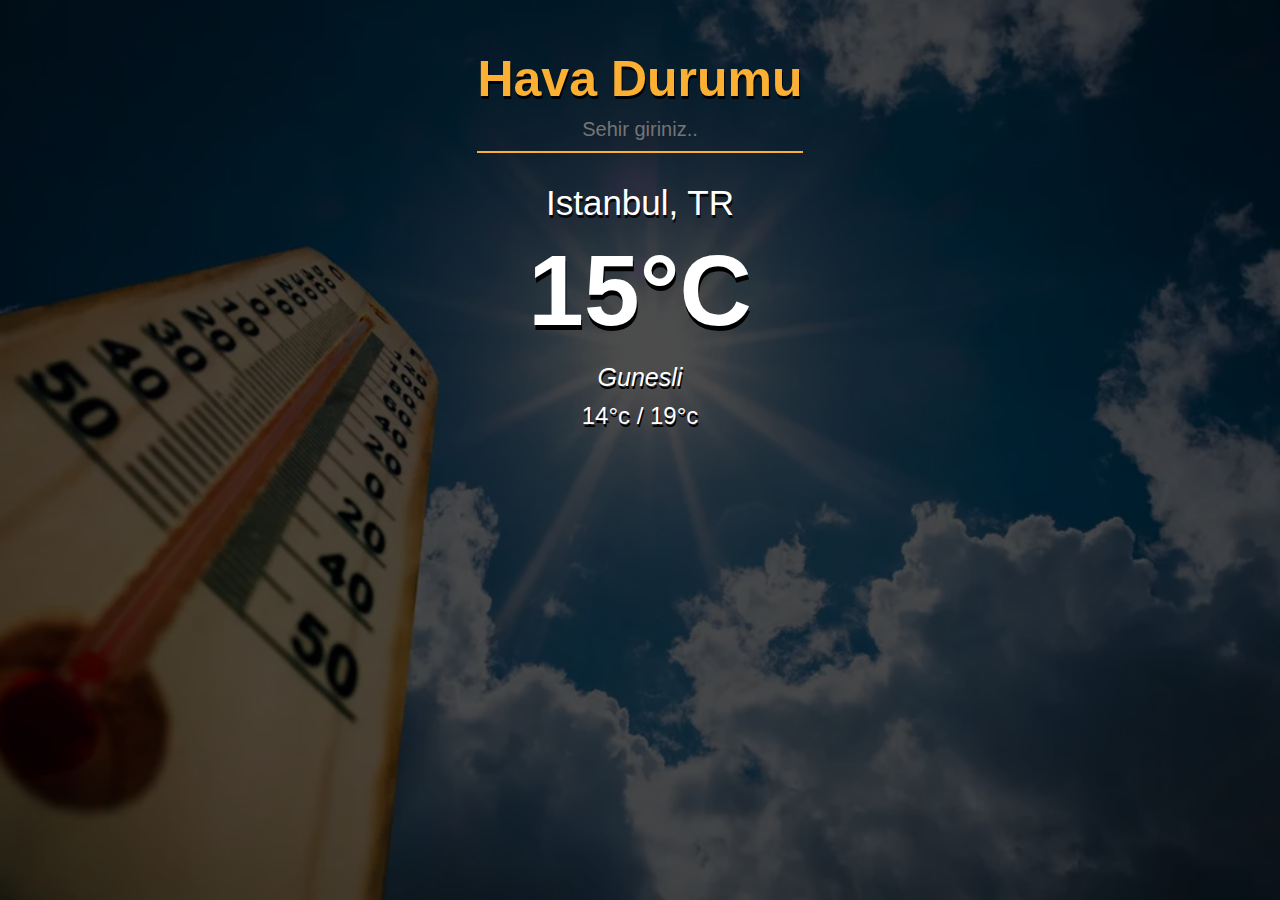
<file: Hava Durumu/index.html>
<!DOCTYPE html>
<html lang="en">
<head>
    <meta charset="UTF-8">
    <meta name="viewport" content="width=device-width, initial-scale=1.0">
    <meta http-equiv="X-UA-Compatible" content="ie=edge">

    <title>Hava Durumu</title>
    <link rel="stylesheet" href="style.css">
</head>
<body>
    <div class="app">
    <div class="header">
    <h1>Hava Durumu</h1>
    <input type="text" id="searchBar" placeholder="Sehir giriniz..">
    </div>
    <div class="content">
    <div class="city">Istanbul, TR</div>
    <div class="temp">15°C</div>
    <div class="desc">Gunesli</div>
    <div class="minmax">14°c / 19°c <div>

    <div>
    <script src="script.js"></script>
    
</body>
</html>
</file>
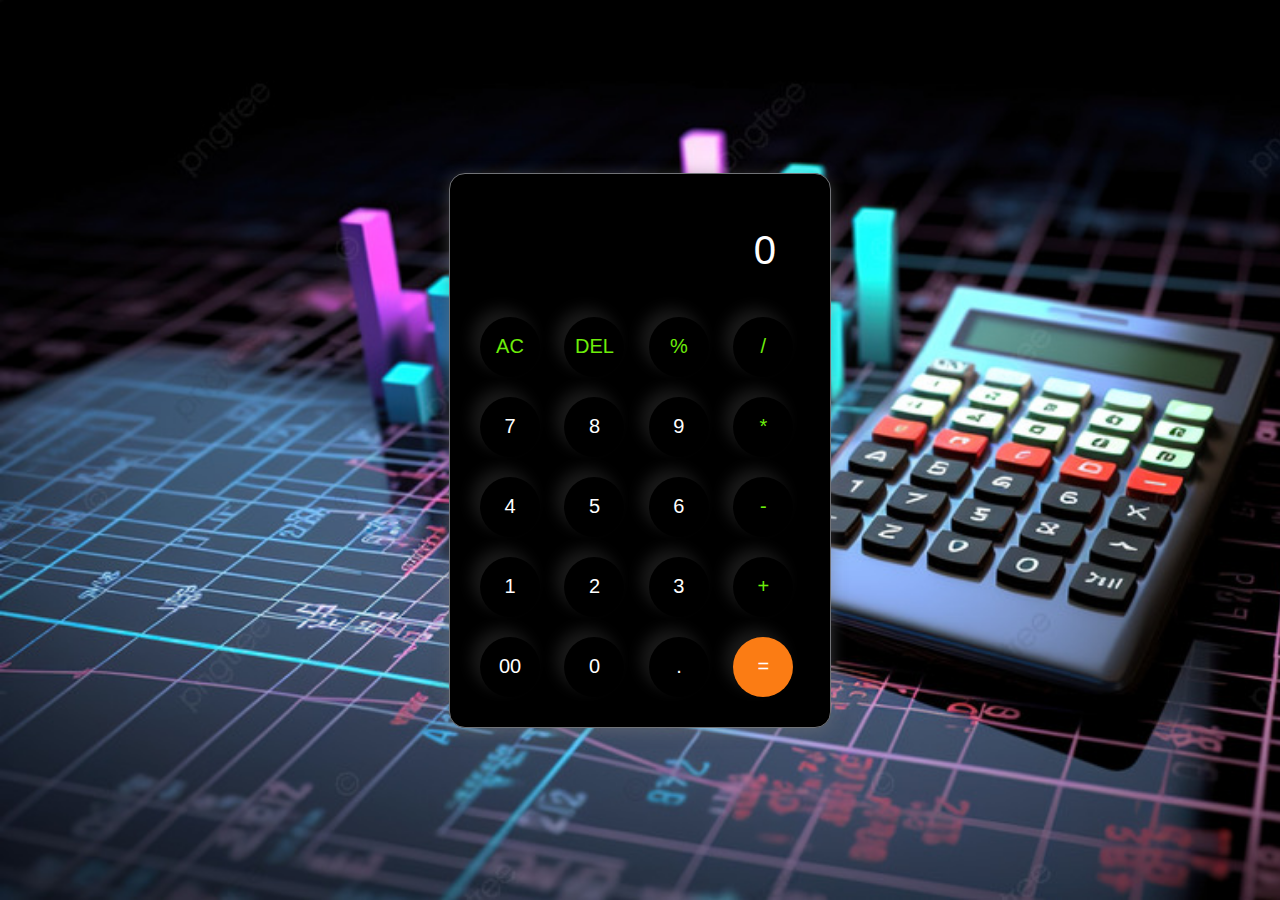
<file: Hesap Makinası /index.html>
<!DOCTYPE html>
<html lang="en">
  <head>
    <meta charset="UTF-8" />
    <meta http-equiv="X-UA-Compatible" content="IE=edge" />
    <meta name="viewport" content="width=device-width, initial-scale=1.0" />
    <link rel="stylesheet" href="style.css" />
    <title>Calculator-Hesap Makınası</title>
  </head>
  <body>
    <div class="container">
      <div class="calculator">
        <input type="text" id="inputBox" placeholder="0" />
        <div>
          <button class="button operator">AC</button>
          <button class="button operator">DEL</button>
          <button class="button operator">%</button>
          <button class="button operator">/</button>
        </div>
        <div>
          <button class="button">7</button>
          <button class="button">8</button>
          <button class="button">9</button>
          <button class="button operator">*</button>
        </div>
        <div>
          <button class="button">4</button>
          <button class="button">5</button>
          <button class="button">6</button>
          <button class="button operator">-</button>
        </div>
        <div>
          <button class="button">1</button>
          <button class="button">2</button>
          <button class="button">3</button>
          <button class="button operator">+</button>
        </div>

        <div>
          <button class="button">00</button>
          <button class="button">0</button>
          <button class="button">.</button>
          <button class="button equalBtn">=</button>
        </div>
      </div>
    </div>

    <script src="script.js"></script>
  </body>
</html>
</file>
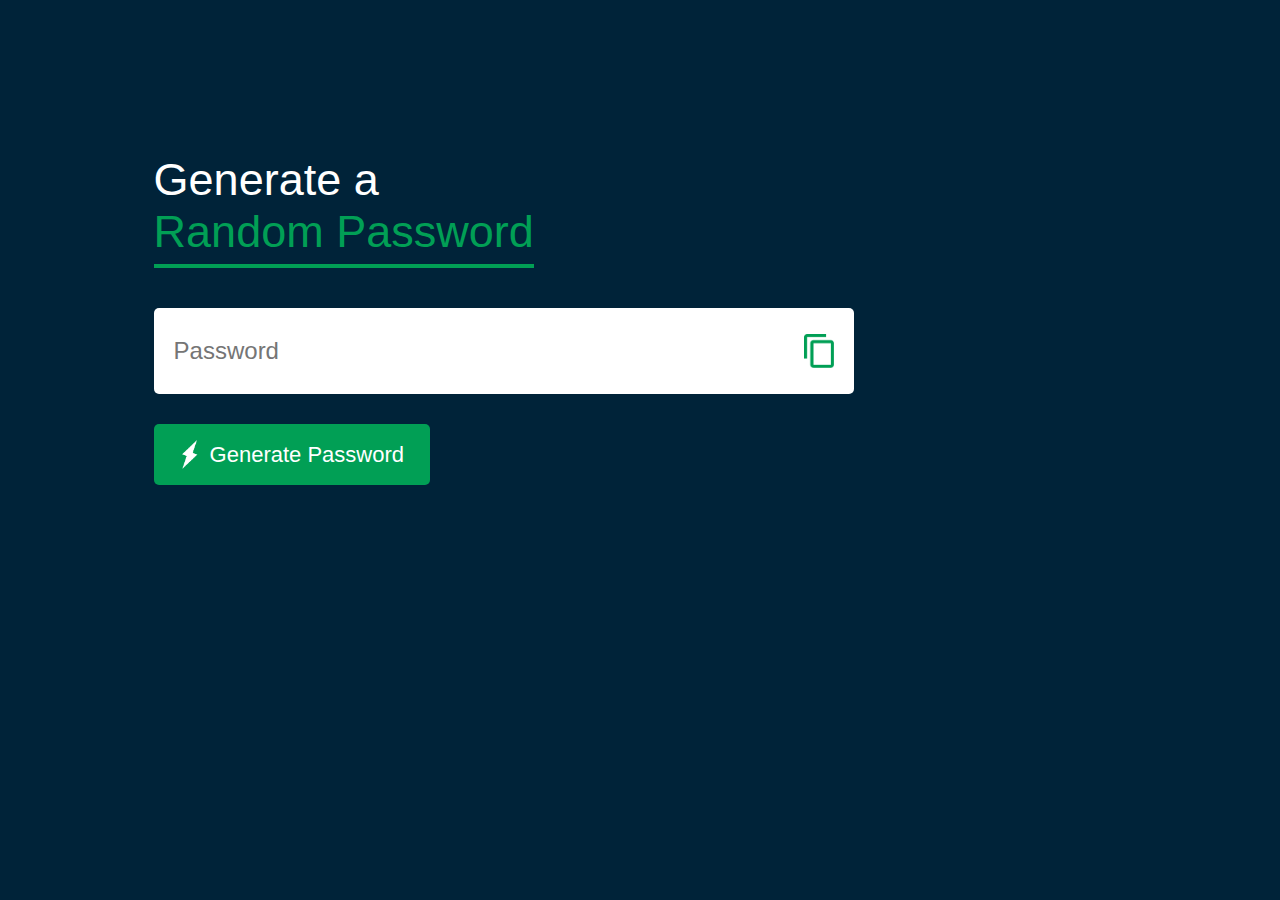
<file: Pasword Generator/index.html>
<!DOCTYPE html>
<html lang="en">
<head>
    <meta charset="UTF-8">
    <meta name="viewport" content="width=device-width, initial-scale=1.0">
    <title>Random Password Generator</title>
    <link rel="stylesheet" href="style.css">
</head>
<body>
    <div class="container">
        <h1>Generate a <br><span>Random Password</span></h1>
        <div class="display">
            <input type="text" id="password" placeholder="Password">
            <img src="images/copy.png" onclick="copyPassword()">
        </div>
        <button onclick="createPassword()"><img src="images/generate.png">Generate Password</button>
    </div>
    <script>
        const passwordBox = document.getElementById("password");
        const length = 12;

        const upperCase = "ABCÇDEFGĞHIİJKLMNOÖPRSŞTUÜVYZ";
        const lowerCase = "abcçdefgğhıijklmnoöprsştuüvyz";
        const number = "0123456789";
        const symbol = "@#$%?*()-+.";

        const allChars = upperCase + lowerCase + number + symbol;

        function createPassword(){
            let password = "";
            password += upperCase[Math.floor(Math.random() * upperCase.length)];
            password += lowerCase[Math.floor(Math.random() * lowerCase.length)];
            password += number[Math.floor(Math.random() * number.length)];
            password += symbol[Math.floor(Math.random() * symbol.length)];

            while(length > password.length){
                password += allChars[Math.floor(Math.random() * allChars.length)];
            }
            passwordBox.value = password;
        }

        function copyPassword(){
            passwordBox.select();
            document.execCommand("copy");
        }
    </script>
</body>
</html>
</file>
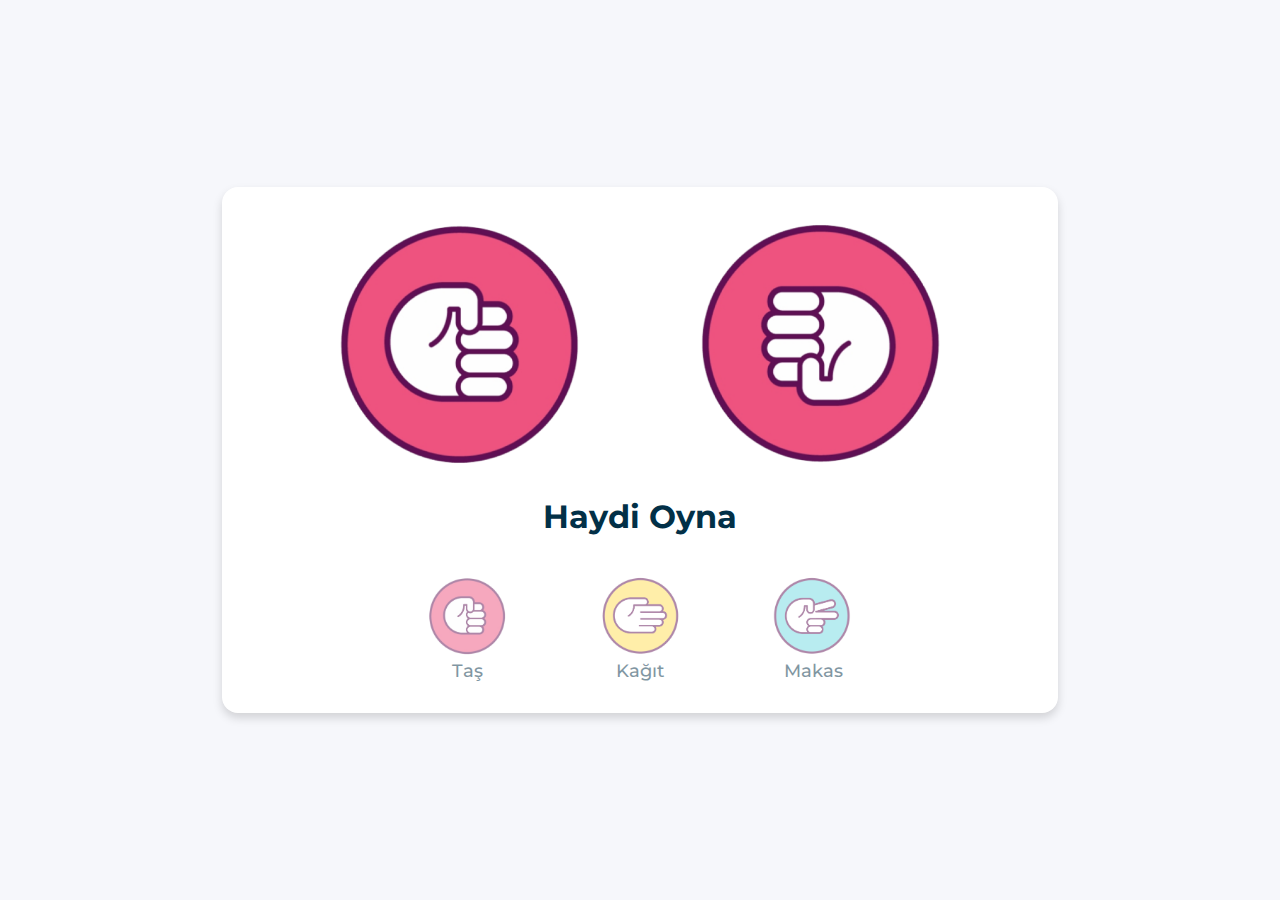
<file: Taş Kağıt Makas/index.html>
<!DOCTYPE html>
<html lang="en">
<head>
    <meta charset="UTF-8">
    <meta name="viewport" content="width=device-width, initial-scale=1.0">
    <link href="https://fonts.googleapis.com/css2?family=Montserrat:wght@100;200;300;400;500;600;700&display=swap" rel="stylesheet">
    <link rel="stylesheet" href="style.css">
    <title>Document</title>
</head>
<body>
    <section class="container">
        <div class="result-field">
            <div class="result-images">
                <span class="user-images">
                    <img src="img/rock.png" alt="">
                </span>
                <span class="cpu-images">
                    <img src="img/rock.png" alt="">
                </span>
            </div>

            <div class="result">Haydi Oyna</div>
        </div>

        <div class="option-images">
            <span class="option-image">
                <img src="img/rock.png" alt="">
                <p>Taş</p>
            </span>
            <span class="option-image">
                <img src="img/paper.png" alt="">
                <p>Kağıt</p>
            </span>
            <span class="option-image">
                <img src="img/scissors.png" alt="">
                <p>Makas</p>
            </span>
        </div>
    </section>

    <script src="script.js"></script>
</body>
</html>
</file>
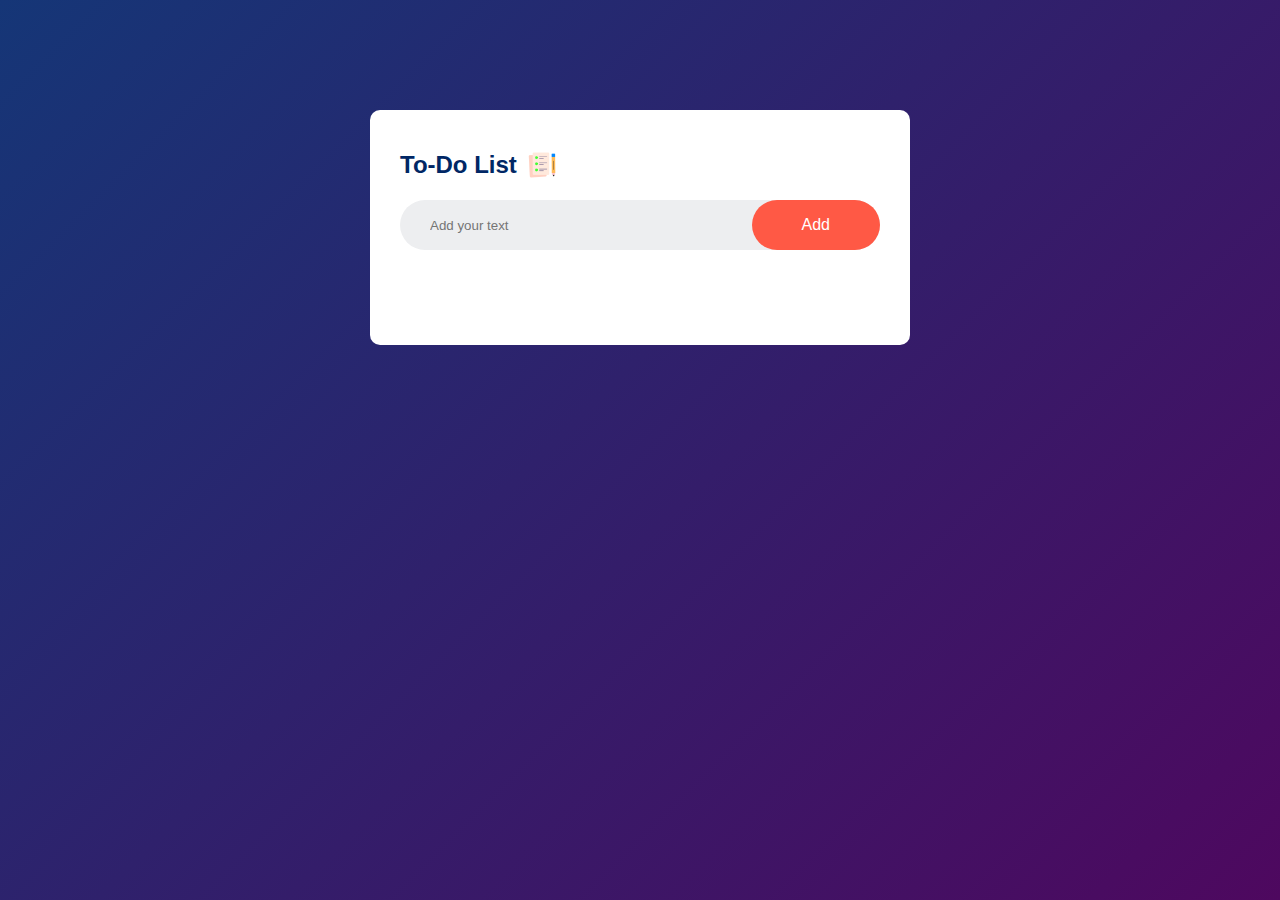
<file: ToDo ListUygulaması/index.html>
<!DOCTYPE html>
<html lang="en">
<head>
    <meta charset="UTF-8">
    <meta name="viewport" content="width=device-width, initial-scale=1.0">
    <title>To-Do List App- Easy Tutorials</title>
    <link rel="stylesheet" href="style.css">
</head>
<body>
    <div class="container">
        <div class="todo-app">
            <h2>To-Do List<img src="images/icon.png"></h2>
            <div class="row">
                <input type="text" id="input-box" placeholder="Add your text">
                <button onclick="addTask()">Add</button>
            </div>
            <ul id="list-container">
                <!-- <li class="checked">Task 1</li>
                <li>Task 2</li>
            <li>Task 3</li>
        -->

        </div>
    </div>
    <script src="script.js"></script>
</body>
</html>
</file>
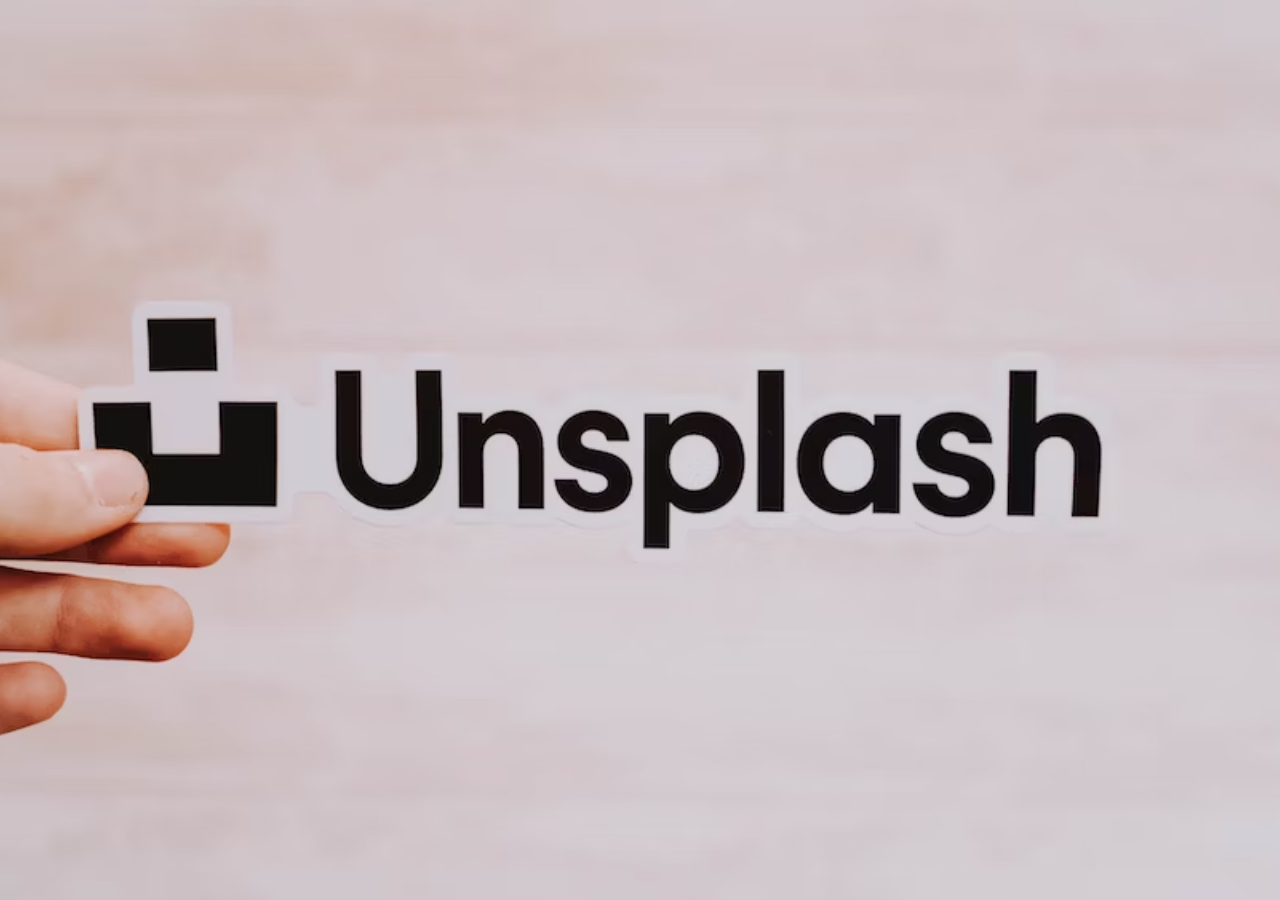
<file: Unsspllash/index.html>
<!DOCTYPE html>
<html lang="en">
<head>
    <meta charset="UTF-8">
    <meta name="viewport" content="width=device-width, initial-scale=1.0">
    <link rel="stylesheet" href="https://cdnjs.cloudflare.com/ajax/libs/font-awesome/6.4.2/css/all.min.css">
    <link rel="stylesheet" href="style.css">
    <title>unsplash<title>
</head>
<body>
    <main>
        <header>
          <div class="container">
            <div id="header">
              <h2><i class="fas fa-camera" style="color: blue;"></i> Unsplash API
              </h2>
              <div id="search_box">
                <input id="input" type="text" placeholder="Search..."><i id="search" class="fas fa-search"></i>
              </div>
            </div>
          </div>
        </header>
        
        <section>
          <div class="container">
            <div id="result"></div>
          </div>
        </section>
    </main>

    <script src="script.js"></script>
</body>
</html>
</file>
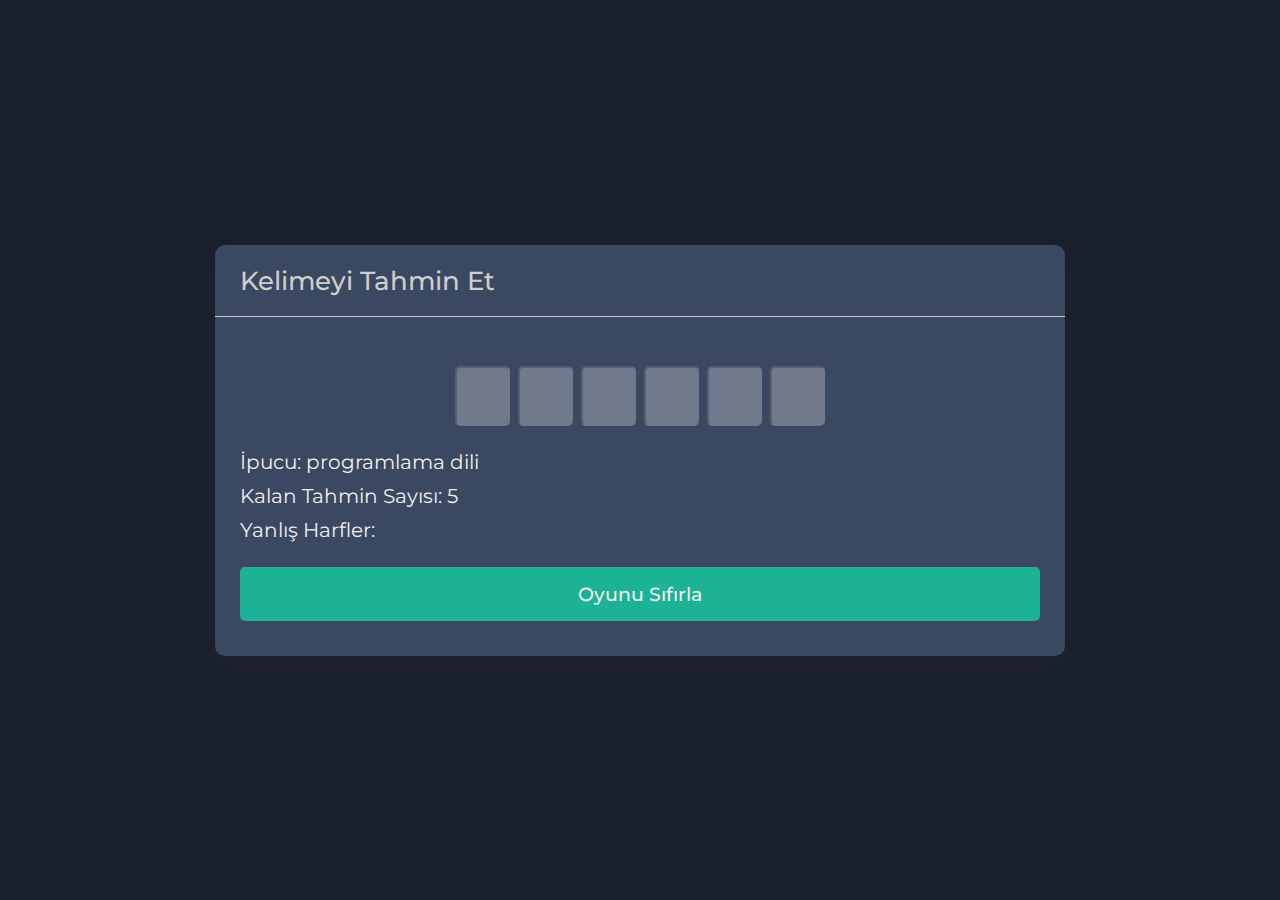
<file: Kelime Tahmin Oyunu /Kelime-Tahmin/index.html>
<!DOCTYPE html>
<html lang="en">
<head>
    <meta charset="UTF-8">
    <meta name="viewport" content="width=device-width, initial-scale=1.0">
    <link href="https://fonts.googleapis.com/css2?family=Montserrat:wght@100;200;300;400;500;600;700&display=swap" rel="stylesheet">
    <link rel="stylesheet" href="style.css">
    <title>Document</title>
</head>
<body>
    <div class="container">
      <h1>Kelimeyi Tahmin Et</h1>
      <div class="content">
        <input type="text" class="answer-input" maxlength="1">

        <div class="inputs">
        </div>

        <div class="details">
          <p class="hint">İpucu: <span></span></p>
          <p class="guess-left">Kalan Tahmin Sayısı: <span></span></p>
          <p class="wrong-letter">Yanlış Harfler: <span></span></p>
        </div>

        <button class="reset-btn">Oyunu Sıfırla</button>
      </div>
    </div>

    <script src="js/words.js"></script>
    <script src="js/script.js"></script>
</body>
</html>
</file>
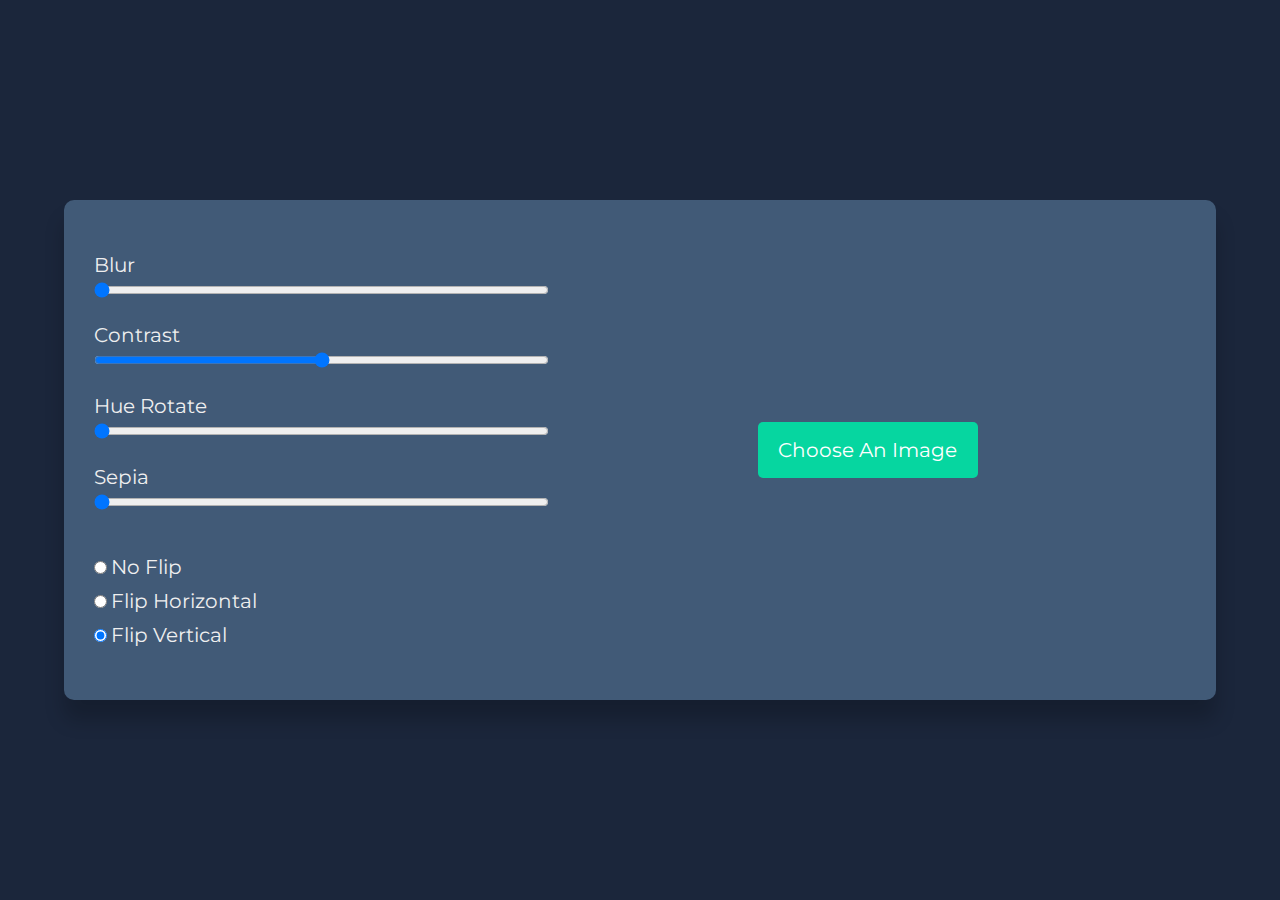
<file: Resim-Editörü/image-editor/index.html>
<!DOCTYPE html>
<html lang="en">
<head>
    <meta charset="UTF-8">
    <meta name="viewport" content="width=device-width, initial-scale=1.0">
    <link href="https://fonts.googleapis.com/css2?family=Montserrat:wght@100;200;300;400;500;600;700&display=swap" rel="stylesheet">
    <link rel="stylesheet" href="style.css">
    <title>Document</title>
</head>
<body>
    <div class="container">
        <div class="editor">
            <div class="filter">
                <label for="blur">Blur</label>
                <input type="range" min="0" max="5" value="0" step="0.1" id="blur">
            </div>
            <div class="filter">
                <label for="contrast">Contrast</label>
                <input type="range" min="0" max="200" value="100" id="contrast">
            </div>
            <div class="filter">
                <label for="hue-rotate">Hue Rotate</label>
                <input type="range" min="0" max="200" value="0" id="hue-rotate">
            </div>
            <div class="filter">
                <label for="sepia">Sepia</label>
                <input type="range" min="0" max="200" value="0" id="sepia">
            </div>

            <div class="flip-buttons">
                <div class="flip-option">
                    <input type="radio" name="flip" id="no-flip" checked>
                    <label for="no-flip">No Flip</label>
                </div>
                <div class="flip-option">
                    <input type="radio" name="flip" id="flip-x" checked>
                    <label for="flip-x">Flip Horizontal</label>
                </div>
                <div class="flip-option">
                    <input type="radio" name="flip" id="flip-y" checked>
                    <label for="flip-y">Flip Vertical</label>
                </div>
            </div>
        </div>
        <div class="result">
            <figure class="image-container">
                <img id="chosen-image" src="img/1.png">
            </figure>
            <input type="file" id="upload-button" accept="Image/*">
            <label for="upload-button">Choose An Image</label>
        </div>
    </div>

    <script src="script.js"></script>
</body>
</html>
</file>
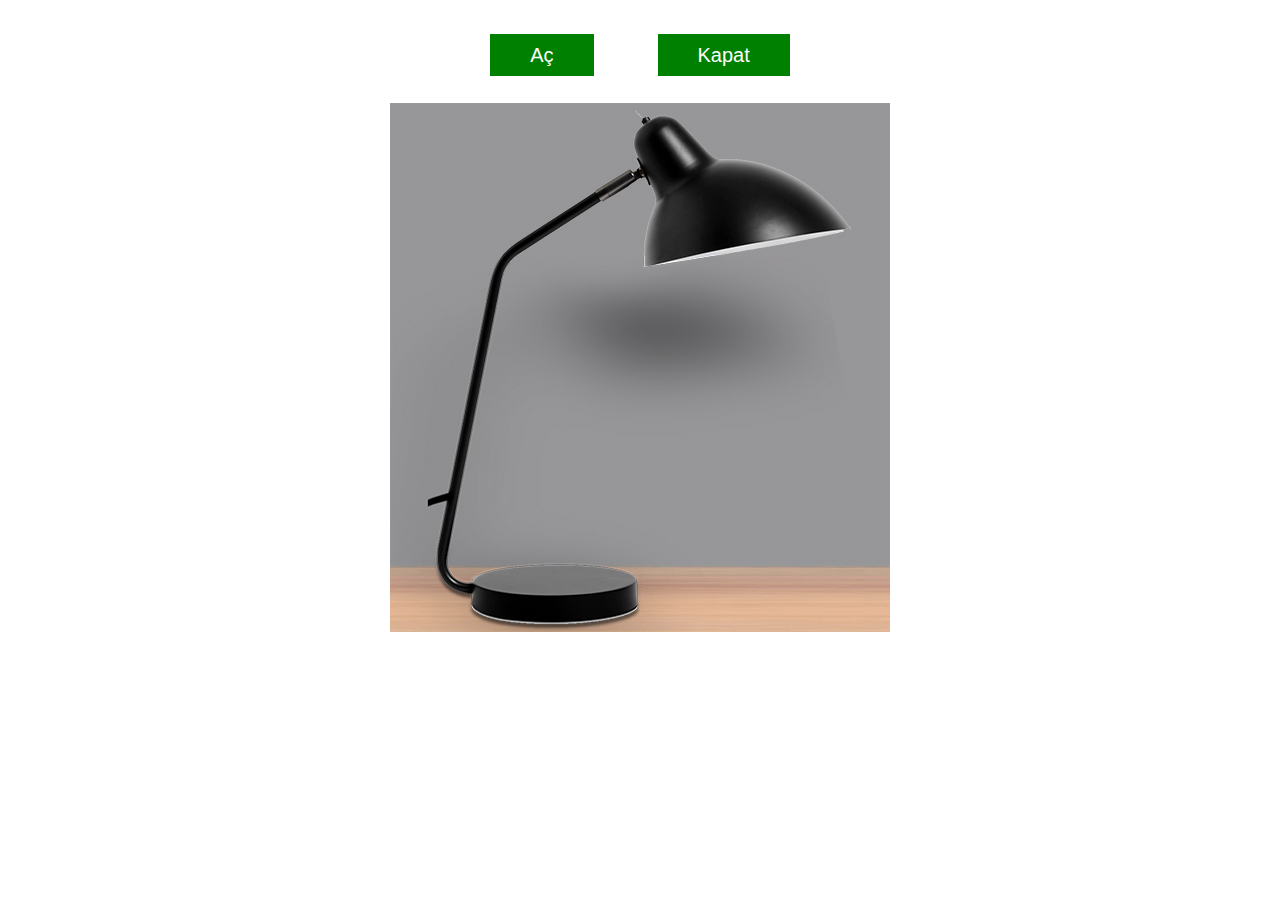
<file: lamba aç kapa/lamba.html>
<!DOCTYPE html>
<html lang="en">
<head>
    <meta charset="UTF-8">
    <meta name="viewport" content="width=device-width, initial-scale=1.0">
    <title>Lamba Aç / Kapat</title>
</head>
<body>
    <Style>
        a{
        background-color: green; color: #fff; 
        text-decoration: none;
        font-family: Arial;
        font-size: 20px;
        padding:10px 40px;
        margin: 30px;

        }
    </Style>
    
     <head>
     </body>

     <center>
             <br> <br>
             <a href="#" onclick="document.getElementById('Lamba').src='lamba_acik.jpg' ">Aç</a>
             <a href="#" onclick="document.getElementById('Lamba').src='lamba_kapali.jpg' ">Kapat</a>
             

    
            <br> <br> <br>

        <img id="Lamba" src="lamba_kapali.jpg">

     </center>
    
    </body>
    </html>

    
    
    

    

    </body>
    </html>
</file>
<file: Hava Durumu/style.css>
*{margin: 0; padding: 0; box-sizing: border-box;
    body{
        font-family: 'montserrat',sans-serif;
        color: #fff;
        background-image: url('1024xauto.webp');
        background-position: center;
        background-repeat: no-repeat;
        background-size: cover;
        height: 100vh;
    }
    .app{
        display: flex;
        flex-direction: column;
        align-items: center;
        text-align: center;
        background: rgba(0,0,0,.7);
        height: 100vh;
    }
}
.header{ padding: 50px 20px 30px 20px;}
.header h1{
    font-size: 50px;
    color: #fbb034;
    text-shadow: 1px 3px rgb(0,0,0,.9);
}

.header input{
    width: 100%;
    padding: 10px;
    background: transparent;
    border: 0;
    outline: 0;
    border-bottom: 2px solid #fbb034;
    text-align: center;
    font-size: 20px;
    color: #f2f2f2;
}
.city{
    font-size: 35px;
    font-weight: 500;
    margin-bottom: 10px;
    text-shadow: 1px 3px rgb(0,0,0,.8);
}
.temp{
    font-size: 100px;
    font-weight: 700;
    margin-bottom: 15px;
    text-shadow: 1px 5px rgba(0,0,0,1);
}

.desc{
    font-size: 25px;
    font-style: italic;
    text-shadow: 1px 3px rgb(0,0,0,1);
    margin-bottom: 10px;
}

.minmax{
    font-size: 24px;
    text-shadow: 1px 3px rgb(0,0,0,1);
}
</file>
<file: Hesap Makinası /style.css>
*{
    margin: 0;
    padding: 0;
    box-sizing: border-box;
    font-family: 'Poppins', sans-serif;
}

body{
    width: 100%;
    height: 100vh;
    display: flex;
    justify-content: center;
    align-items: center;
    background-image: url(Arka\ plan.jpg);
    -webkit-background-size: cover;
              -moz-background-size: cover;
              -o-background-size: cover;
              background-size: cover;
}

.calculator{
    border: 1px solid #717377;
    padding: 20px;
    border-radius: 16px;
    background:black;
    box-shadow: 0px 3px 15px rgba(113, 115, 119, 0.5);

}

input{
    width: 320px;
    border: none;
    padding: 24px;
    margin: 10px;
    background: transparent;
    box-shadow: 0px 3px 15px rgbs(84, 84, 84, 0.1);
    font-size: 40px;
    text-align: right;
    cursor: pointer;
    color: #ffffff;
}

input::placeholder{
    color: #ffffff;
}

button{
    border: none;
    width: 60px;
    height: 60px;
    margin: 10px;
    border-radius: 50%;
    background: transparent;
    color: #ffffff;
    font-size: 20px;
    box-shadow: -8px -8px 15px rgba(255, 255, 255, 0.1);
    cursor: pointer;
}

.equalBtn{
    background-color: #fb7c14;
}

.operator{
    color: #6dee0a;
}
</file>
<file: Pasword Generator/style.css>
*{
    margin: 0;
    padding: 0;
    font-family: 'Poppins',sans-serif;
    box-sizing: border-box;

}

body{
    background: #002339;
    color: #fff;
}

.container{
    margin: 12%;
    width: 90%;
    max-width: 700px;
}

.display{
    width: 100%;
    margin-top: 50px;
    margin-bottom: 30px;
    background: #fff;
    color: #333;
    display: flex;
    align-items: center;
    justify-content: space-between;
    padding: 26px 20px;
    border-radius: 5px;
}
.container h1{
    font-weight: 500;
    font-size: 45px;
}
.container h1 span{
    color: #019f55;
    border-bottom: 4px solid #019f55;
    padding-bottom: 7px;

}
.display img{
    width: 30px;
    color: pointer;
}
.display input{
    border: 0;
    outline: 0;
    font-size: 24px;

}
.container button img{
    width: 20px;
    margin-right: 10px;
}
.container button{
    border: 0;
    outline: 0;
    background: #019f55;
    color: #fff;
    font-size: 22px;
    font-weight: 300;
    display: flex;
    align-items: center;
    justify-content: center;
    padding: 16px 26px;
    border-radius: 5px;
    cursor: pointer;
    

}
</file>
<file: Taş Kağıt Makas/style.css>
*{
    margin: 0;
    padding: 0;
    box-sizing: border-box;
    font-family: 'Montserrat';
}

body{
    height: 100vh;
    display: flex;
    justify-content: center;
    align-items: center;
    background: #f6f7fb;
}

.container{
    background: #fff;
    padding: 2rem 7rem;
    border-radius: 1rem;
    -webkit-border-radius: 1rem;
    -moz-border-radius: 1rem;
    -ms-border-radius: 1rem;
    -o-border-radius: 1rem;
    box-shadow: 0 5px 10px rgba(0,0,0,0.15);
}

.result-images{
    display: flex;
    column-gap: 7rem;
}


.container.start .user-images{
    animation: userShake 0.5s ease infinite;
    -webkit-animation: userShake 0.5s ease infinite;
}

@keyframes userShake {
    50%{
        transform: translateY(10px);
        -webkit-transform: translateY(10px);
        -moz-transform: translateY(10px);
        -ms-transform: translateY(10px);
        -o-transform: translateY(10px);
    }
}

.container.start .cpu-images{
    animation: cpuShake 0.5s ease infinite;
    -webkit-animation: cpuShake 0.5s ease infinite;
}

@keyframes cpuShake {
    50%{
        transform: translateY(10px);
        -webkit-transform: translateY(10px);
        -moz-transform: translateY(10px);
        -ms-transform: translateY(10px);
        -o-transform: translateY(10px);
    }
}


.result-images img{
    width: 250px;
}

.cpu-images img{
    transform: rotate(-180deg);
    -webkit-transform: rotate(-180deg);
    -moz-transform: rotate(-180deg);
    -ms-transform: rotate(-180deg);
    -o-transform: rotate(-180deg);
}

.result{
    text-align: center;
    font-size: 2rem;
    margin-top: 1.5rem;
    font-weight: 700;
    color: #023047;
}

.option-images{
    display: flex;
    align-items: center;
    justify-content: space-evenly;
    margin-top: 2.5rem;
}

.option-image{
    width: 80px;
    opacity: 0.5;
    transition: opacity 0.3s ease;
    -webkit-transition: opacity 0.3s ease;
    -moz-transition: opacity 0.3s ease;
    -ms-transition: opacity 0.3s ease;
    -o-transition: opacity 0.3s ease;
    cursor: pointer;
}

.option-image img{
    pointer-events: none;
    width: 80px;
}

.option-image:hover{
    opacity: 1;
}

.option-image.active{
    opacity: 1;
}

.option-image p{
    text-align: center;
    font-size: 1.1rem;
    color: #023047;
    font-weight: 500;
}
</file>
<file: ToDo ListUygulaması/style.css>
*{
margin: 0;
padding: 0;
font-family: 'Poppins', sans-serif;
box-sizing: border-box;
}
.container{
    width: 100%;
    min-height: 100vh;
    background: linear-gradient(135deg, #153677, #4e085f);
    padding: 10px;
}
.todo-app{
    width: 100%;
    max-width: 540px;
    background: #fff;
    margin: 100px auto 20px;
    padding: 40px 30px 70px;
    border-radius: 10px;
}
.todo-app h2{
    color: #002765;
    display: flex;
    align-items: center;
    margin-bottom: 20px;
}
.todo-app h2 img{
    width: 30px;
    margin-left: 10px;
}
.row{
    display: flex;
    align-items: center;
    justify-content: space-between;
    background: #edeef0;
    border-radius: 30px;
    padding-left: 20px;
    margin-bottom: 25px;
}
input{
    flex: 1;
    border: none;
    outline: none;
    background: transparent;
    padding: 10px;
    font-weight: 14px;
}
button{
    border: none;
    outline: none;
    padding: 16px 50px;
    background: #ff5945;
    color: #fff;
    font-size: 16px;
    cursor: pointer;
    border-radius: 40px;
}
ul li{
    list-style: none;
    font-size: 17px;
    padding: 12px 8px 12px 50px;
    user-select: none;
    cursor: pointer;
    position: relative;
    }
    ul li::before{
        content: '';
        position: absolute;
        height: 20px;
        width: 20px;
        border-radius: 50%;
        background-image: url(images/unchecked.png);
        background-size: cover;
        background-position: center;
        top: 12px;
        left: 8px;
    }
    ul li.checked{
        color: #555;
        text-decoration: line-through;
}
ul li.checked::before{
    background-image: url(images/checked.png);
}
ul li span{
    position: absolute;
    right: 0;
    top: 5px;
    width: 40px;
    height: 40px;
    font-size: 22px;
    color: #555;
    line-height: 40px;
    text-align: center;
    border-radius: 50px;
}
ul li span:hover{
    background: #edeef0;
}
</file>
<file: Unsspllash/style.css>
*{
    margin: 0;
    padding: 0;
  }
  
  body{
    background: url(photo.avif)
    top center / cover no-repeat;
  display: flex;
  justify-content: center;
  align-items: center;
  flex-direction: column;
  font-family: "Poppins", sans-serif;
  overflow: hidden;
  height: 100vh;

  }
  
  .container{
    width: 1280px;
    margin: auto;
  }
  
  header{border-bottom: 5px solid blue;}
  
  #header{
    display: flex;
    justify-content: space-between;
    align-items: center;
    flex-wrap: wrap;
    min-height: 70px;
    padding: 0 20px;
  }
  
  #header h2{font-size: 2rem;}
  
  #search_box{
    position: relative;
    width: 350px;
  }
  
  #search_box input{
    box-sizing: border-box;
    width: 100%;
    font-size: 1rem;
    padding: 8px;
    border-radius: 25px;
    outline: none;
  
    -webkit-transition: all 0.30s ease-in-out;
    -moz-transition: all 0.30s ease-in-out;
    -ms-transition: all 0.30s ease-in-out;
    -o-transition: all 0.30s ease-in-out;
    transition: all 0.30s ease-in-out;
    border: 1px solid #DDDDDD;
  }
   
  input:focus{
    box-shadow: 0 0 5px blue;
    border: 1px solid blue;
  }
  
  #search_box i{
    color: black;
    position: absolute;
    cursor: pointer;
    top: 25%;
    right: 4%;
    transition: 1s;
  }
  
  #search_box i:hover{color: blue;}
  
  #result{
    width: 100%;
    display: flex;
    flex-wrap: wrap;
    justify-content: space-evenly;
    align-items: flex-start;
  }
  
  .img{
    width: 380px;
    height: 214px;
    margin-top: 15px;
    background-position: center;
    background-size: cover;
    border-radius: 2px;
    cursor: pointer;
  }
  
  @media(max-width:1280px){
   .container{width: 100%;}
  }
  
  @media(max-width:768px){
    #main{width: 95%;}
  
    .img{width: 100%;}
  
    #header{
      margin: 10px 0;
      padding: 20px;
      gap: 10px;
      justify-content: center;
    }
  
    #header h2{padding: 5px 0;}
  }
  
@media(max-width:480px){
    #header h2{
      text-align: center;
      font-size: 1.5rem;
    }
  
    #search_box{
      width: 80%;
      margin: auto;
    }
  
    #search_box input{font-size: .7rem;}
}
</file>
<file: Kelime Tahmin Oyunu /Kelime-Tahmin/style.css>
*{
    margin: 0;
    padding:0 ;
    box-sizing: border-box;
    font-family: 'Montserrat',sans-serif;
}

body{
    display: flex;
    justify-content: center;
    align-items: center;
    min-height: 100vh;
    padding: 0 10px;
    background: #1a202c;
}

.container{
    width: 850px;
    background: #3b4862;
    border-radius: 10px;
    -webkit-border-radius: 10px;
    -moz-border-radius: 10px;
    -ms-border-radius: 10px;
    -o-border-radius: 10px;
    box-shadow: 0 10px 25px rgba(65, 65, 65, 0.1);
}

.container h1{
    font-size: 1.6rem;
    font-weight: 500;
    padding: 20px 25px;
    border-bottom: 1px solid #cecece;
    color: #cecece;
}

.container .content{
    margin: 25px 25px 35px;
}

.content .answer-input{
    opacity: 0;
}

.content .inputs{
    display: flex;
    flex-wrap: wrap;
    justify-content: center;
}

.inputs input{
    height: 60px;
    width: 55px;
    margin: 4px;
    font-size: 1.25rem;
    font-weight: 500;
    color: #ffffff;
    text-align: center;
    border-radius: 5px;
    -webkit-border-radius: 5px;
    -moz-border-radius: 5px;
    -ms-border-radius: 5px;
    -o-border-radius: 5px;
    text-transform: uppercase;
}
.content .details{
    margin: 20px 0 25px;
}

.details p{
    font-size: 1.25rem;
    margin-bottom: 10px;
    color: #efefef;
}

.content .reset-btn{
    width: 100%;
    border: none;
    outline: none;
    cursor: pointer;
    color: #efefef;
    background: #1bb295;
    padding: 15px 0;
    font-size: 1.2rem;
    font-weight: 500;
    transition: all 0.25s ease;
    -webkit-transition: all 0.25s ease;
    -moz-transition: all 0.25s ease;
    -ms-transition: all 0.25s ease;
    -o-transition: all 0.25s ease;
    border-radius: 5px;
    -webkit-border-radius: 5px;
    -moz-border-radius: 5px;
    -ms-border-radius: 5px;
    -o-border-radius: 5px;
}

.content .reset-btn:hover{
    background: #18a589;
}
</file>
<file: Resim-Editörü/image-editor/style.css>
*{
    margin: 0;
    padding: 0;
    box-sizing: border-box;
    font-family: 'Montserrat', sans-serif;
}

body{
    height: 100vh;
    background-color: #1b263b;
    display: flex;
    justify-content: center;
    align-items: center;
}

.container{
    width: 90vw;
    padding: 50px 30px;
    background-color: #415a77;
    border-radius: 10px;
    -webkit-border-radius: 10px;
    -moz-border-radius: 10px;
    -ms-border-radius: 10px;
    -o-border-radius: 10px;
    box-shadow: 0 20px 20px rgba(0,0,0,0.2);
    display: grid;
    grid-template-columns: 5fr 7fr;
}

.editor{
    min-height: 400px;
    display: flex;
    flex-direction: column;
    justify-content: space-around;
    gap: 20px;
}

.editor label{
    font-size: 1.25rem;
    color: #efefef;
    font-weight: 400;
}

.editor input[type="range"] {
    display: block;
    width: 100%;
    position: relative;
    margin-top: 5px;
}

.flip-buttons{
    display: flex;
    flex-direction: column;
    margin-top: 10px;
}

.flip-buttons .flip-option{
    margin-top: 10px;
}

.result{
    position: relative;
    display: flex;
    flex-direction: column;
    justify-content: center;
}
.result img{
    display: block;
    position: relative;
    max-width: 100%;
    max-height: 350px;
    margin: 0 auto 20px;
    border-radius: 10px;
    -webkit-border-radius: 10px;
    -moz-border-radius: 10px;
    -ms-border-radius: 10px;
    -o-border-radius: 10px;
}

.image-container {
    display: none;
}

input[type = "file"] {
    display: none;
}

.result label{
    display: block;
    position: relative;
    margin: 0 auto;
    width: 220px;
    background-color: #06d6a0;
    color: #fff;
    text-align: center;
    padding: 16px 0;
    border-radius: 5px;
    -webkit-border-radius: 5px;
    -moz-border-radius: 5px;
    -ms-border-radius: 5px;
    -o-border-radius: 5px;
    font-size: 1.25rem;
    font-weight: 400;
    cursor: pointer;
}
</file>
